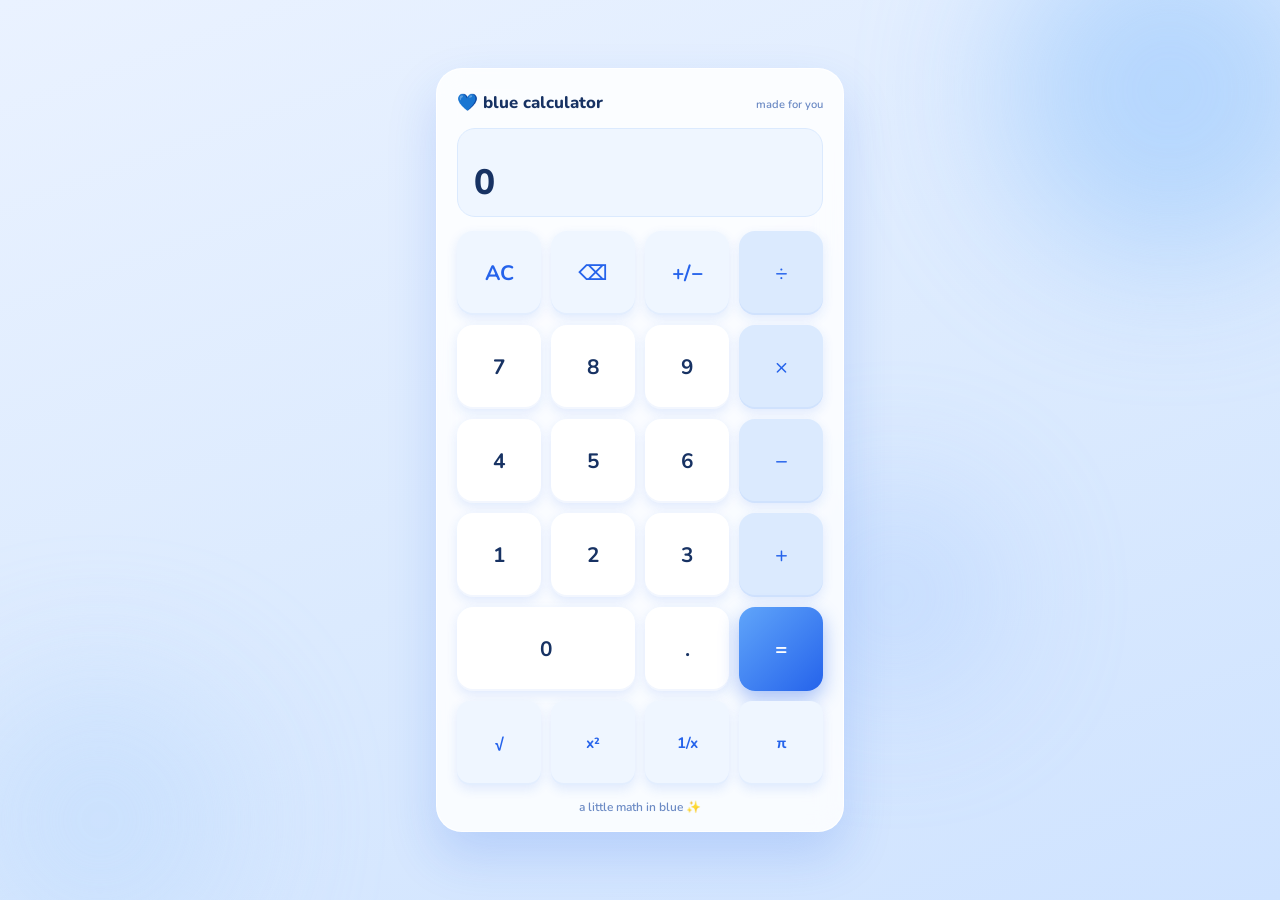
<file: index.html>
<!DOCTYPE html>
<html lang="en" dir="ltr">
<head>
  <meta charset="UTF-8" />
  <meta name="viewport" content="width=device-width, initial-scale=1.0" />
  <title>blue calculator 💙</title>
  <meta name="description" content="a cute little blue calculator made with HTML, CSS, and JavaScript — by Global Math." />
  <link rel="preconnect" href="https://fonts.googleapis.com" />
  <link rel="preconnect" href="https://fonts.gstatic.com" crossorigin />
  <link href="https://fonts.googleapis.com/css2?family=Nunito:wght@400;500;600;700;800;900&display=swap" rel="stylesheet" />
  <link rel="icon" href="data:image/svg+xml,<svg xmlns='http://www.w3.org/2000/svg' viewBox='0 0 100 100'><text y='.9em' font-size='90'>💙</text></svg>" />
  <link rel="stylesheet" href="style.css?v=6" />
</head>
<body>
  <!-- soft blurred blobs -->
  <div class="blobs" aria-hidden="true">
    <div class="blob b1"></div>
    <div class="blob b2"></div>
    <div class="blob b3"></div>
  </div>

  <div class="bg-symbols" aria-hidden="true">
    <span style="--x:8%;  --d:0s;   --s:1.8rem">π</span>
    <span style="--x:20%; --d:4s;   --s:1.3rem">∑</span>
    <span style="--x:33%; --d:7s;   --s:1.6rem">√</span>
    <span style="--x:52%; --d:2s;   --s:1.2rem">∞</span>
    <span style="--x:66%; --d:5.5s; --s:1.7rem">✳</span>
    <span style="--x:80%; --d:1s;   --s:1.3rem">÷</span>
    <span style="--x:91%; --d:6s;   --s:1.6rem">+</span>
  </div>

  <main class="page">
    <section class="calc">
      <header class="calc-head">
        <div class="calc-title">💙 blue calculator</div>
        <div class="calc-sub">made for you</div>
      </header>

      <div class="display">
        <div class="display-history" id="calc-history">&nbsp;</div>
        <div class="display-current" id="calc-current">0</div>
      </div>

      <div class="keys">
        <button class="key fn" data-action="clear">AC</button>
        <button class="key fn" data-action="backspace">⌫</button>
        <button class="key fn" data-action="negate">+/−</button>
        <button class="key op" data-op="/">÷</button>

        <button class="key" data-digit="7">7</button>
        <button class="key" data-digit="8">8</button>
        <button class="key" data-digit="9">9</button>
        <button class="key op" data-op="*">×</button>

        <button class="key" data-digit="4">4</button>
        <button class="key" data-digit="5">5</button>
        <button class="key" data-digit="6">6</button>
        <button class="key op" data-op="-">−</button>

        <button class="key" data-digit="1">1</button>
        <button class="key" data-digit="2">2</button>
        <button class="key" data-digit="3">3</button>
        <button class="key op" data-op="+">+</button>

        <button class="key zero" data-digit="0">0</button>
        <button class="key" data-action="dot">.</button>
        <button class="key equals" data-action="equals">=</button>
      </div>

      <div class="keys keys-sci">
        <button class="key fn small" data-action="sqrt">√</button>
        <button class="key fn small" data-action="square">x²</button>
        <button class="key fn small" data-action="inverse">1/x</button>
        <button class="key fn small" data-action="pi">π</button>
      </div>

      <footer class="calc-foot">a little math in blue ✨</footer>
    </section>
  </main>

  <script src="script.js?v=6"></script>
</body>
</html>
</file>
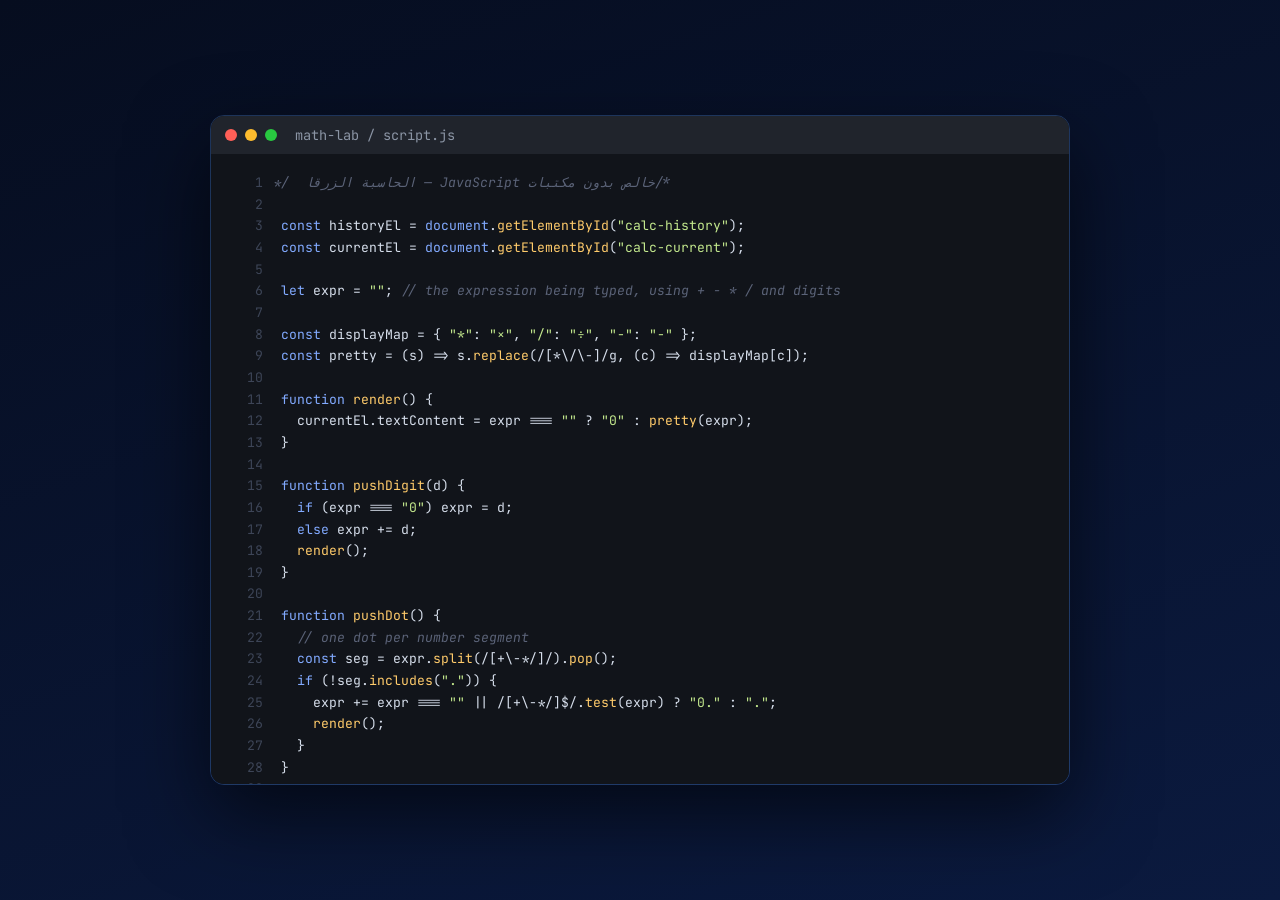
<file: code.html>
<!DOCTYPE html>
<html lang="en" dir="ltr">
<head>
  <meta charset="UTF-8" />
  <meta name="viewport" content="width=device-width, initial-scale=1.0" />
  <title>script.js — مختبر الرياضيات</title>
  <link href="https://fonts.googleapis.com/css2?family=JetBrains+Mono:wght@400;700&family=Cairo:wght@600;800&display=swap" rel="stylesheet" />
  <style>
    * { margin: 0; padding: 0; box-sizing: border-box; }
    body {
      background: linear-gradient(160deg, #060d1f, #0b1a3f);
      min-height: 100vh;
      display: flex;
      align-items: center;
      justify-content: center;
      padding: 40px 20px;
      font-family: "Cairo", sans-serif;
    }
    .window {
      width: 100%;
      max-width: 860px;
      border-radius: 14px;
      overflow: hidden;
      box-shadow: 0 30px 80px rgba(0, 0, 0, 0.6);
      border: 1px solid rgba(96, 165, 250, 0.25);
    }
    .titlebar {
      background: #20242c;
      display: flex;
      align-items: center;
      gap: 8px;
      padding: 10px 14px;
    }
    .dot { width: 12px; height: 12px; border-radius: 50%; }
    .dot.r { background: #ff5f57; }
    .dot.y { background: #febc2e; }
    .dot.g { background: #28c840; }
    .titlebar span { color: #8b95a5; font-size: 0.85rem; margin-left: 10px; font-family: "JetBrains Mono", monospace; }
    .code {
      background: #11141a;
      padding: 18px 0;
      max-height: 70vh;
      overflow: auto;
    }
    pre {
      font-family: "JetBrains Mono", monospace;
      font-size: 0.82rem;
      line-height: 1.65;
      color: #d6deeb;
      counter-reset: line;
    }
    .ln { display: block; padding: 0 18px; }
    .ln::before {
      counter-increment: line;
      content: counter(line);
      display: inline-block;
      width: 2.6em;
      margin-right: 1.4em;
      text-align: right;
      color: #3d4557;
      user-select: none;
    }
    .ln:hover { background: rgba(96, 165, 250, 0.06); }
    .k { color: #82aaff; }   /* keywords */
    .s { color: #c3e88d; }   /* strings */
    .c { color: #5b6378; font-style: italic; } /* comments */
    .n { color: #f78c6c; }   /* numbers */
    .f { color: #ffcb6b; }   /* function names */
  </style>
</head>
<body>
  <div class="window">
    <div class="titlebar">
      <div class="dot r"></div><div class="dot y"></div><div class="dot g"></div>
      <span>math-lab / script.js</span>
    </div>
    <div class="code"><pre id="pre"></pre></div>
  </div>
  <script>
    const esc = (s) => s.replace(/&/g, "&amp;").replace(/</g, "&lt;").replace(/>/g, "&gt;");
    const highlight = (line) => {
      const store = [];
      const keep = (html) => { store.push(html); return "\x00" + (store.length - 1) + "\x01"; };
      let out = esc(line);
      out = out.replace(/&quot;.*?&quot;|".*?"|&#39;.*?&#39;|`.*?`/g, (m) => keep('<span class="s">' + m + '</span>'));
      out = out.replace(/(\/\/.*$)/, (m) => keep('<span class="c">' + m + '</span>'));
      out = out.replace(/(\/\*.*?\*\/)/g, (m) => keep('<span class="c">' + m + '</span>'));
      out = out.replace(/\b(const|let|var|function|return|if|else|for|while|of|in|new|typeof|document|window)\b/g, '<span class="k">$1</span>');
      out = out.replace(/(?<![\w\x00])(\d+\.?\d*)(?![\w\x00])/g, '<span class="n">$1</span>');
      out = out.replace(/([a-zA-Z_$][\w$]*)(?=\()/g, '<span class="f">$1</span>');
      out = out.replace(/\x00(\d+)\x01/g, (m, i) => store[+i]);
      return out;
    };
    fetch("script.js")
      .then((r) => r.text())
      .then((src) => {
        document.getElementById("pre").innerHTML = src
          .split("\n")
          .map((l) => `<span class="ln">${highlight(l) || " "}</span>`)
          .join("");
      });
  </script>
</body>
</html>
</file>
<file: style.css>
:root {
  --ink: #173263;
  --ink-soft: #6b8ac4;
  --blue-600: #2563eb;
  --blue-400: #60a5fa;
  --blue-200: #bfdbfe;
  --blue-100: #dbeafe;
  --blue-50: #eff6ff;
  --white: #ffffff;
  --radius: 26px;
}

* { margin: 0; padding: 0; box-sizing: border-box; }

html, body { height: 100%; }

body {
  font-family: "Nunito", "Cairo", system-ui, sans-serif;
  color: var(--ink);
  background: linear-gradient(160deg, #eaf2ff, #dbeafe 55%, #cfe3ff);
  min-height: 100vh;
  overflow-x: hidden;
  display: flex;
  align-items: center;
  justify-content: center;
}

/* soft blurred blobs */
.blobs { position: fixed; inset: 0; z-index: 0; }
.blob {
  position: absolute;
  border-radius: 50%;
  filter: blur(70px);
  opacity: 0.55;
}
.b1 { width: 340px; height: 340px; background: #93c5fd; top: -80px; right: -60px; }
.b2 { width: 280px; height: 280px; background: #bfdbfe; bottom: -60px; left: -40px; }
.b3 { width: 200px; height: 200px; background: #a5c8ff; top: 55%; left: 62%; opacity: 0.4; }

/* floating math symbols */
.bg-symbols { position: fixed; inset: 0; pointer-events: none; z-index: 0; }
.bg-symbols span {
  position: absolute;
  left: var(--x);
  bottom: -8%;
  font-size: var(--s);
  color: rgba(96, 165, 250, 0.35);
  animation: floatUp 15s linear infinite;
  animation-delay: var(--d);
  font-weight: 700;
}
@keyframes floatUp {
  0%   { transform: translateY(0) rotate(0deg); opacity: 0; }
  12%  { opacity: 1; }
  88%  { opacity: 1; }
  100% { transform: translateY(-115vh) rotate(22deg); opacity: 0; }
}

.page { position: relative; z-index: 1; padding: 24px 16px; width: 100%; max-width: 440px; }

.calc {
  background: rgba(255, 255, 255, 0.85);
  backdrop-filter: blur(12px);
  border-radius: var(--radius);
  border: 1px solid rgba(255, 255, 255, 0.9);
  box-shadow: 0 24px 50px rgba(37, 99, 235, 0.18);
  padding: 22px 20px 16px;
}

.calc-head {
  display: flex;
  align-items: baseline;
  justify-content: space-between;
  margin-bottom: 14px;
  direction: ltr;
}
.calc-title { font-weight: 800; font-size: 1.05rem; }
.calc-sub { font-size: 0.7rem; color: var(--ink-soft); font-weight: 600; }

.display {
  background: var(--blue-50);
  border: 1px solid var(--blue-100);
  border-radius: 18px;
  padding: 12px 16px;
  text-align: left;
  direction: ltr;
  margin-bottom: 14px;
  min-height: 64px;
  display: flex;
  flex-direction: column;
  justify-content: flex-end;
  overflow: hidden;
}
.display-history { color: var(--ink-soft); font-size: 0.9rem; min-height: 1.3em; }
.display-current { font-size: 2.2rem; font-weight: 800; letter-spacing: 0.5px; word-break: break-all; line-height: 1.2; }

.keys {
  display: grid;
  grid-template-columns: repeat(4, 1fr);
  gap: 10px;
}
.keys-sci { margin-top: 10px; }

.key {
  border: 0;
  background: var(--white);
  color: var(--ink);
  font-family: inherit;
  font-size: 1.3rem;
  font-weight: 700;
  padding: 0;
  aspect-ratio: 1;
  display: flex;
  align-items: center;
  justify-content: center;
  border-radius: 16px;
  cursor: pointer;
  box-shadow: 0 4px 12px rgba(37, 99, 235, 0.12), inset 0 -2px 0 rgba(37, 99, 235, 0.06);
  transition: transform 0.08s ease, box-shadow 0.15s ease, background 0.15s ease;
}
.key:hover {
  background: var(--blue-50);
  transform: translateY(-2px);
  box-shadow: 0 8px 18px rgba(37, 99, 235, 0.16);
}
.key:active { transform: scale(0.93); }

.key.fn { color: var(--blue-600); background: var(--blue-50); }
.key.op {
  background: var(--blue-100);
  color: var(--blue-600);
  font-size: 1.35rem;
  font-weight: 500;
}
.key.op:hover { background: var(--blue-200); }
.key.small { font-size: 0.95rem; border-radius: 13px; }

.key.zero { grid-column: span 2; aspect-ratio: auto; }

.key.equals {
  background: linear-gradient(135deg, var(--blue-400), var(--blue-600));
  color: #fff;
  box-shadow: 0 8px 20px rgba(37, 99, 235, 0.4);
}
.key.equals:hover { filter: brightness(1.07); background: linear-gradient(135deg, var(--blue-400), var(--blue-600)); }

.calc-foot {
  text-align: center;
  margin-top: 14px;
  font-size: 0.75rem;
  color: var(--ink-soft);
  font-weight: 600;
}

@media (max-width: 460px) {
  .page { max-width: 100%; }
}
</file>
